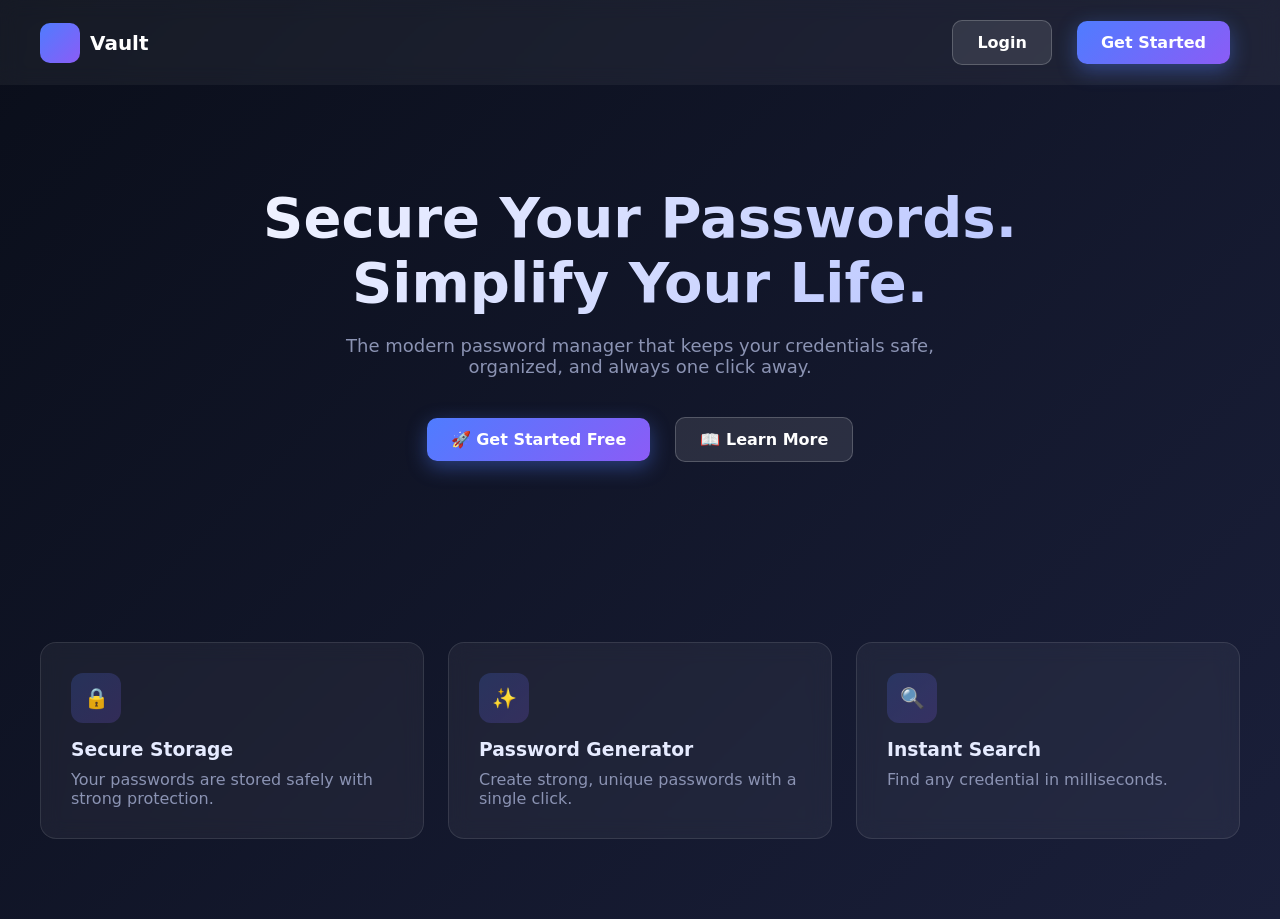
<file: frontend/index.html>
<!DOCTYPE html>
<html lang="en">
<head>
<meta charset="UTF-8" />
<meta name="viewport" content="width=device-width, initial-scale=1.0" />
<title>Vault — Secure Password Manager</title>
<style>
* { margin: 0; padding: 0; box-sizing: border-box; }
body { 
    font-family: 'Inter', system-ui, sans-serif; 
    background: linear-gradient(135deg, #0a0e1a 0%, #1a1f3a 100%);
    color: #e6ebff;
    min-height: 100vh;
}
.navbar { 
    display: flex; justify-content: space-between; align-items: center;
    padding: 20px 40px; background: rgba(255,255,255,0.05);
    backdrop-filter: blur(10px);
}
.nav-brand { display: flex; align-items: center; gap: 10px; font-weight: 700; font-size: 20px; color: #fff; }
.nav-logo { 
    width: 40px; height: 40px; border-radius: 10px;
    background: linear-gradient(135deg, #4f7cff, #8b5cf6);
    display: grid; place-items: center;
}
.hero { 
    text-align: center; padding: 100px 40px; 
}
.hero h1 { 
    font-size: 56px; margin-bottom: 20px;
    background: linear-gradient(135deg, #fff, #a9b8ff);
    background-clip: text;
    -webkit-background-clip: text; -webkit-text-fill-color: transparent;
}
.hero p { font-size: 18px; color: #8b93b3; max-width: 600px; margin: 0 auto 40px; }
.btn { 
    display: inline-flex; align-items: center; gap: 8px;
    padding: 12px 24px; border-radius: 10px; font-weight: 600;
    text-decoration: none; margin: 0 10px;
}
.btn-primary { 
    background: linear-gradient(135deg, #4f7cff, #8b5cf6);
    color: #fff; box-shadow: 0 6px 20px rgba(79,124,255,0.4);
}
.btn-ghost { 
    background: rgba(255,255,255,0.1); color: #fff;
    border: 1px solid rgba(255,255,255,0.2);
}
.section { padding: 80px 40px; }
.grid-3 { display: grid; grid-template-columns: repeat(3, 1fr); gap: 24px; max-width: 1200px; margin: 0 auto; }
.feature-card { 
    background: rgba(255,255,255,0.05); border: 1px solid rgba(255,255,255,0.1);
    border-radius: 16px; padding: 30px; backdrop-filter: blur(10px);
}
.feature-icon { 
    width: 50px; height: 50px; border-radius: 12px;
    background: linear-gradient(135deg, rgba(79,124,255,0.2), rgba(139,92,246,0.2));
    display: grid; place-items: center; font-size: 20px; margin-bottom: 16px;
}
</style>
</head>
<body>

<nav class="navbar">
    <div class="nav-brand">
        <div class="nav-logo"></div>
        <span>Vault</span>
    </div>
    <div>
        <a href="/login.html" class="btn btn-ghost">Login</a>
        <a href="/register.html" class="btn btn-primary">Get Started</a>
    </div>
</nav>

<section class="hero">
    <h1>Secure Your Passwords.<br/>Simplify Your Life.</h1>
    <p>The modern password manager that keeps your credentials safe, organized, and always one click away.</p>
    <div>
        <a href="/register.html" class="btn btn-primary">🚀 Get Started Free</a>
        <a href="#features" class="btn btn-ghost">📖 Learn More</a>
    </div>
</section>

<section id="features" class="section">
    <div class="grid-3">
        <div class="feature-card">
            <div class="feature-icon">🔒</div>
            <h3>Secure Storage</h3>
            <p style="color:#8b93b3;margin-top:10px;">Your passwords are stored safely with strong protection.</p>
        </div>
        <div class="feature-card">
            <div class="feature-icon">✨</div>
            <h3>Password Generator</h3>
            <p style="color:#8b93b3;margin-top:10px;">Create strong, unique passwords with a single click.</p>
        </div>
        <div class="feature-card">
            <div class="feature-icon">🔍</div>
            <h3>Instant Search</h3>
            <p style="color:#8b93b3;margin-top:10px;">Find any credential in milliseconds.</p>
        </div>
    </div>
</section>

</body>
</html>
</file>
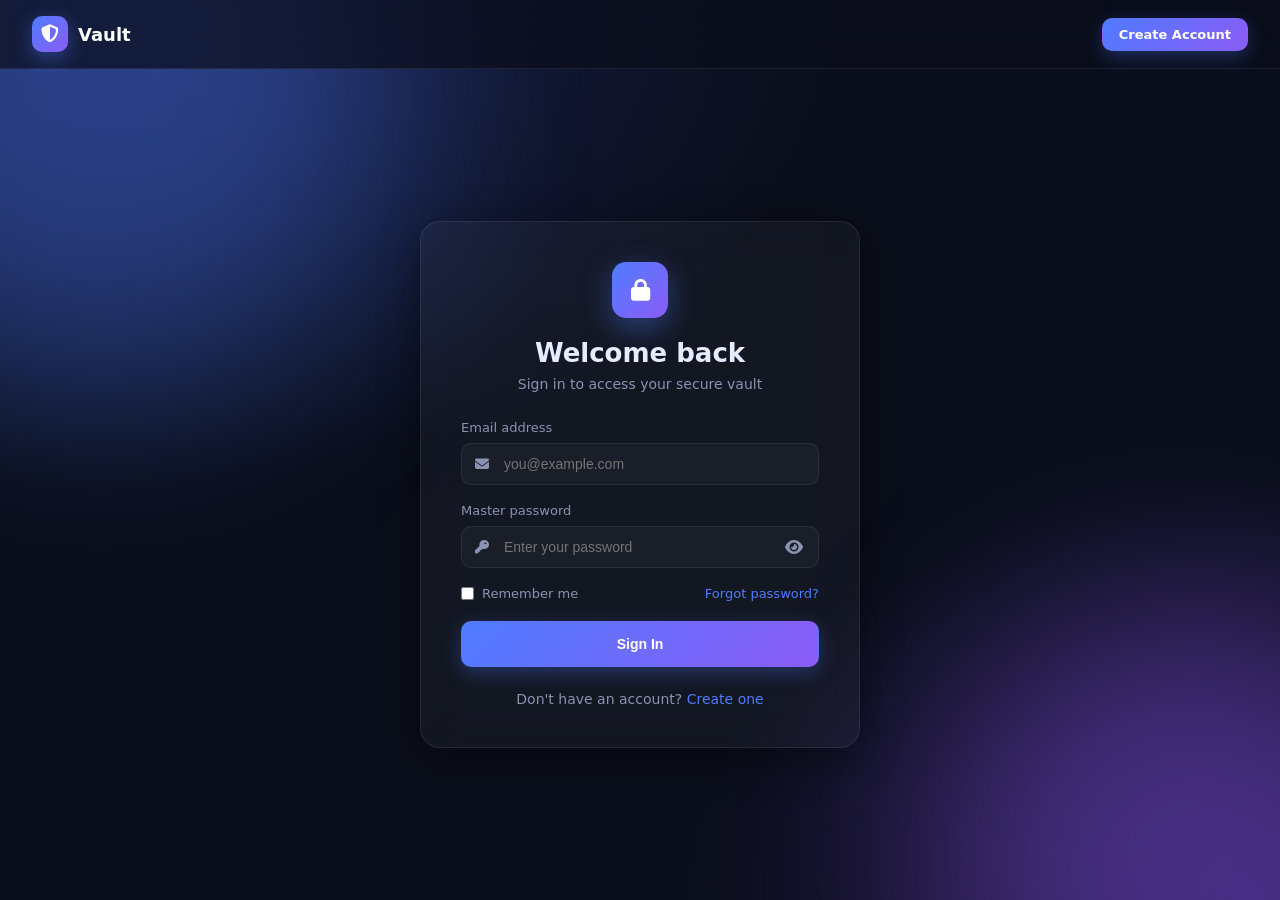
<file: frontend/add.html>
<!DOCTYPE html>
<html lang="en">
<head>
<meta charset="UTF-8" />
<meta name="viewport" content="width=device-width, initial-scale=1.0" />
<title>Add Password — Vault</title>
<link rel="stylesheet" href="https://cdnjs.cloudflare.com/ajax/libs/font-awesome/6.5.0/css/all.min.css" />
<style>
* { margin: 0; padding: 0; box-sizing: border-box; }
:root { --bg: #0a0e1a; --surface: rgba(255,255,255,0.04); --border: rgba(255,255,255,0.08); --text: #e6ebff; --text-muted: #8b93b3; --primary: #4f7cff; --secondary: #8b5cf6; --gradient: linear-gradient(135deg, #4f7cff 0%, #8b5cf6 100%); --radius: 14px; --radius-sm: 10px; --transition: all 0.3s; }
body { font-family: 'Inter', system-ui, sans-serif; background: var(--bg); color: var(--text); min-height: 100vh; }
.bg-orbs { position: fixed; inset: 0; z-index: 0; pointer-events: none; } .bg-orbs::before, .bg-orbs::after { content: ""; position: absolute; border-radius: 50%; filter: blur(100px); opacity: 0.35; } .bg-orbs::before { width: 600px; height: 600px; background: #4f7cff; top: -200px; left: -200px; animation: float 20s infinite; } .bg-orbs::after { width: 500px; height: 500px; background: #8b5cf6; bottom: -200px; right: -150px; animation: float 25s infinite reverse; } @keyframes float { 0%,100%{transform:translate(0,0)} 50%{transform:translate(60px,-40px)} }
.navbar { position: sticky; top: 0; z-index: 100; background: rgba(10,14,26,0.7); backdrop-filter: blur(20px); border-bottom: 1px solid var(--border); padding: 16px 32px; display: flex; justify-content: space-between; align-items: center; }
.nav-brand { display: flex; align-items: center; gap: 10px; font-weight: 700; font-size: 18px; color: #fff; text-decoration: none; } .nav-logo { width: 36px; height: 36px; border-radius: 10px; background: var(--gradient); display: grid; place-items: center; color: #fff; box-shadow: 0 6px 20px rgba(79,124,255,0.4); }
.nav-links { display: flex; gap: 8px; align-items: center; } .nav-links a { padding: 8px 16px; border-radius: 8px; font-size: 14px; color: var(--text-muted); transition: var(--transition); text-decoration: none; } .nav-links a:hover { color: var(--text); background: var(--surface); }
.btn { display: inline-flex; align-items: center; gap: 8px; padding: 12px 24px; border-radius: var(--radius-sm); font-size: 14px; font-weight: 600; transition: var(--transition); border: 1px solid transparent; cursor: pointer; text-decoration: none; } .btn-primary { background: var(--gradient); color: #fff; box-shadow: 0 6px 20px rgba(79,124,255,0.3); } .btn-primary:hover { transform: translateY(-2px); } .btn-ghost { background: var(--surface); color: var(--text); border: 1px solid var(--border); } .btn-ghost:hover { background: rgba(255,255,255,0.08); } .btn-sm { padding: 8px 14px; font-size: 13px; }
.container { max-width: 1200px; margin: 0 auto; padding: 0 32px; position: relative; z-index: 1; } .page { padding: 60px 0; min-height: calc(100vh - 70px); }
.form-card { max-width: 640px; margin: 0 auto; background: var(--surface); border: 1px solid var(--border); border-radius: 20px; padding: 40px; backdrop-filter: blur(20px); } .form-card h2 { font-size: 24px; margin-bottom: 6px; } .form-card .subtitle { color: var(--text-muted); font-size: 14px; margin-bottom: 28px; }
.form-grid { display: grid; grid-template-columns: 1fr 1fr; gap: 16px; } .form-grid .full { grid-column: 1 / -1; }
.form-group { margin-bottom: 18px; } .form-group label { display: block; font-size: 13px; font-weight: 500; color: var(--text-muted); margin-bottom: 8px; }
.input-wrap { position: relative; } .input-wrap i.leading { position: absolute; left: 14px; top: 50%; transform: translateY(-50%); color: var(--text-muted); font-size: 14px; }
.form-input { width: 100%; padding: 12px 14px 12px 42px; background: rgba(255,255,255,0.03); border: 1px solid var(--border); border-radius: var(--radius-sm); color: var(--text); font-size: 14px; transition: var(--transition); } .form-input:focus { outline: none; border-color: var(--primary); background: rgba(79,124,255,0.05); box-shadow: 0 0 0 3px rgba(79,124,255,0.15); } textarea.form-input { min-height: 90px; resize: vertical; padding: 12px 14px; } select.form-input { padding: 12px 14px 12px 42px; appearance: none; cursor: pointer; background-image: url("data:image/svg+xml,%3Csvg xmlns='http://www.w3.org/2000/svg' width='12' height='12' viewBox='0 0 12 12'%3E%3Cpath fill='%238b93b3' d='M6 9L1 4h10z'/%3E%3C/svg%3E"); background-repeat: no-repeat; background-position: right 14px center; }
.toggle-pass { position: absolute; right: 12px; top: 50%; transform: translateY(-50%); color: var(--text-muted); cursor: pointer; } .toggle-pass:hover { color: var(--primary); }
.form-actions { display: flex; gap: 12px; justify-content: flex-end; margin-top: 24px; }
.strength-meter { height: 4px; background: var(--border); border-radius: 2px; margin-top: 8px; overflow: hidden; } .strength-meter .bar { height: 100%; width: 0; border-radius: 2px; transition: width 0.3s, background 0.3s; } .strength-text { font-size: 12px; margin-top: 6px; color: var(--text-muted); }
</style>
</head>
<body>
<div class="bg-orbs"></div>
<nav class="navbar">
    <a href="dashboard.html" class="nav-brand"><div class="nav-logo"><i class="fa-solid fa-shield-halved"></i></div><span>Vault</span></a>
    <div class="nav-links"><a href="dashboard.html">Dashboard</a><a href="add.html">Add New</a><a href="profile.html">Profile</a><button id="logoutBtn" class="btn btn-ghost btn-sm"><i class="fa-solid fa-right-from-bracket"></i> Logout</button></div>
</nav>
<div class="container page">
    <div class="form-card">
        <h2><i class="fa-solid fa-plus-circle" style="color:var(--primary);"></i> Add New Password</h2>
        <p class="subtitle">Store a new credential securely in your vault</p>
        <form id="addForm">
            <div class="form-grid">
                <div class="form-group"><label>Website Name *</label><div class="input-wrap"><i class="fa-solid fa-globe leading"></i><input type="text" id="websiteName" class="form-input" placeholder="e.g. Google" required /></div></div>
                <div class="form-group"><label>Website URL</label><div class="input-wrap"><i class="fa-solid fa-link leading"></i><input type="url" id="websiteUrl" class="form-input" placeholder="https://..." /></div></div>
                <div class="form-group"><label>Username / Email *</label><div class="input-wrap"><i class="fa-solid fa-user leading"></i><input type="text" id="username" class="form-input" placeholder="your@email.com" required /></div></div>
                <div class="form-group"><label>Category</label><div class="input-wrap"><i class="fa-solid fa-tag leading"></i><select id="category" class="form-input"><option value="General">General</option><option value="Social">Social</option><option value="Email">Email</option><option value="Banking">Banking</option><option value="Shopping">Shopping</option><option value="Work">Work</option><option value="Other">Other</option></select></div></div>
                <div class="form-group full"><label>Password *</label><div class="input-wrap" style="display:flex;gap:8px;"><div class="input-wrap" style="flex:1;"><i class="fa-solid fa-key leading"></i><input type="password" id="password" class="form-input" placeholder="Enter or generate a password" required /><span class="toggle-pass"><i class="fa-solid fa-eye"></i></span></div><button type="button" id="generateBtn" class="btn btn-ghost" title="Generate"><i class="fa-solid fa-wand-magic-sparkles"></i></button></div><div class="strength-meter"><div class="bar" id="strengthBar"></div></div><div class="strength-text" id="strengthText"></div></div>
                <div class="form-group full"><label>Notes</label><textarea id="notes" class="form-input" style="padding-left:14px;" placeholder="Optional notes..."></textarea></div>
            </div>
            <div class="form-actions"><a href="dashboard.html" class="btn btn-ghost">Cancel</a><button type="submit" class="btn btn-primary"><i class="fa-solid fa-save"></i> Save Password</button></div>
        </form>
    </div>
</div>

<script>
    // 1. Check if user is logged in
    const userStr = localStorage.getItem('pm_user');
    if (!userStr) { 
        alert('You must login first!');
        window.location.href = 'login.html'; 
    }
    const user = JSON.parse(userStr);
    
    // Verify email exists
    if (!user.email) {
        alert('User email not found. Please login again.');
        localStorage.removeItem('pm_user');
        window.location.href = 'login.html';
    }

    console.log('Current user:', user);

    // 2. Handle Form Submission (Save Password)
    document.getElementById('addForm').addEventListener('submit', async function(e) {
        e.preventDefault();
        
        const websiteName = document.getElementById('websiteName').value.trim();
        const websiteUrl = document.getElementById('websiteUrl').value.trim();
        const username = document.getElementById('username').value.trim();
        const password = document.getElementById('password').value;
        const notes = document.getElementById('notes').value.trim();
        const category = document.getElementById('category').value;

        console.log('Form data:', { websiteName, websiteUrl, username, password, notes, category });
        console.log('User email:', user.email);

        if (!websiteName || !username || !password) {
            alert('Please fill in all required fields'); return;
        }

        // Build the POST body manually to ensure email is included
        const params = new URLSearchParams();
        params.append('email', user.email);
        params.append('websiteName', websiteName);
        params.append('websiteUrl', websiteUrl);
        params.append('username', username);
        params.append('password', password);
        params.append('notes', notes);
        params.append('category', category);

        const btn = this.querySelector('button[type="submit"]');
        const originalText = btn.innerHTML;
        btn.innerHTML = 'Saving...'; btn.disabled = true;

        try {
            const res = await fetch('/api/passwords', {
                method: 'POST',
                headers: { 'Content-Type': 'application/x-www-form-urlencoded' },
                body: params.toString()
            });
            
            const text = await res.text();
            console.log('Raw response:', text);
            
            let data;
            try {
                data = JSON.parse(text);
            } catch (e) {
                console.error('Failed to parse JSON:', e);
                throw new Error('Server returned invalid JSON');
            }

            console.log('Backend replied:', data);

            if (res.ok && data.success) {
                alert('Password saved successfully!');
                window.location.href = 'dashboard.html';
            } else {
                alert('Failed to save: ' + (data.message || 'Unknown error'));
                btn.innerHTML = originalText; btn.disabled = false;
            }
        } catch (err) {
            console.error('Error:', err);
            alert('Cannot connect to Java server! Make sure it is running in VS Code.\n\nError: ' + err.message);
            btn.innerHTML = originalText; btn.disabled = false;
        }
    });

    // 3. Password Strength Meter
    const passInput = document.getElementById('password');
    const strengthBar = document.getElementById('strengthBar');
    const strengthText = document.getElementById('strengthText');
    if (passInput) {
        passInput.addEventListener('input', function() {
            const val = this.value;
            let score = 0;
            if (val.length >= 6) score++; if (val.length >= 10) score++;
            if (/[A-Z]/.test(val)) score++; if (/[0-9]/.test(val)) score++;
            if (/[^A-Za-z0-9]/.test(val)) score++;
            const colors = ['#ef4444', '#f59e0b', '#eab308', '#84cc16', '#10b981'];
            const labels = ['Very Weak', 'Weak', 'Fair', 'Good', 'Strong'];
            const idx = Math.min(score, 4);
            if (strengthBar) { strengthBar.style.width = (score * 20) + '%'; strengthBar.style.background = colors[idx]; }
            if (strengthText) { strengthText.textContent = val ? labels[idx] : ''; strengthText.style.color = colors[idx]; }
        });
    }

    // 4. Generate Password Button
    document.getElementById('generateBtn').addEventListener('click', () => {
        const chars = 'abcdefghijklmnopqrstuvwxyzABCDEFGHIJKLMNOPQRSTUVWXYZ0123456789!@#$%^&*';
        let pass = '';
        for (let i = 0; i < 16; i++) pass += chars.charAt(Math.floor(Math.random() * chars.length));
        passInput.value = pass;
        passInput.dispatchEvent(new Event('input'));
    });

    // 5. Show/Hide Password
    document.addEventListener('click', function(e) {
        const btn = e.target.closest('.toggle-pass');
        if (btn) {
            const input = btn.parentElement.querySelector('input');
            const icon = btn.querySelector('i');
            if (input && icon) {
                if (input.type === 'password') { input.type = 'text'; icon.className = 'fa-solid fa-eye-slash'; } 
                else { input.type = 'password'; icon.className = 'fa-solid fa-eye'; }
            }
        }
    });

    // 6. Logout
    document.getElementById('logoutBtn').addEventListener('click', () => {
        if(confirm('Logout?')) { localStorage.removeItem('pm_user'); window.location.href = 'login.html'; }
    });
</script>
</body>
</html>
</file>
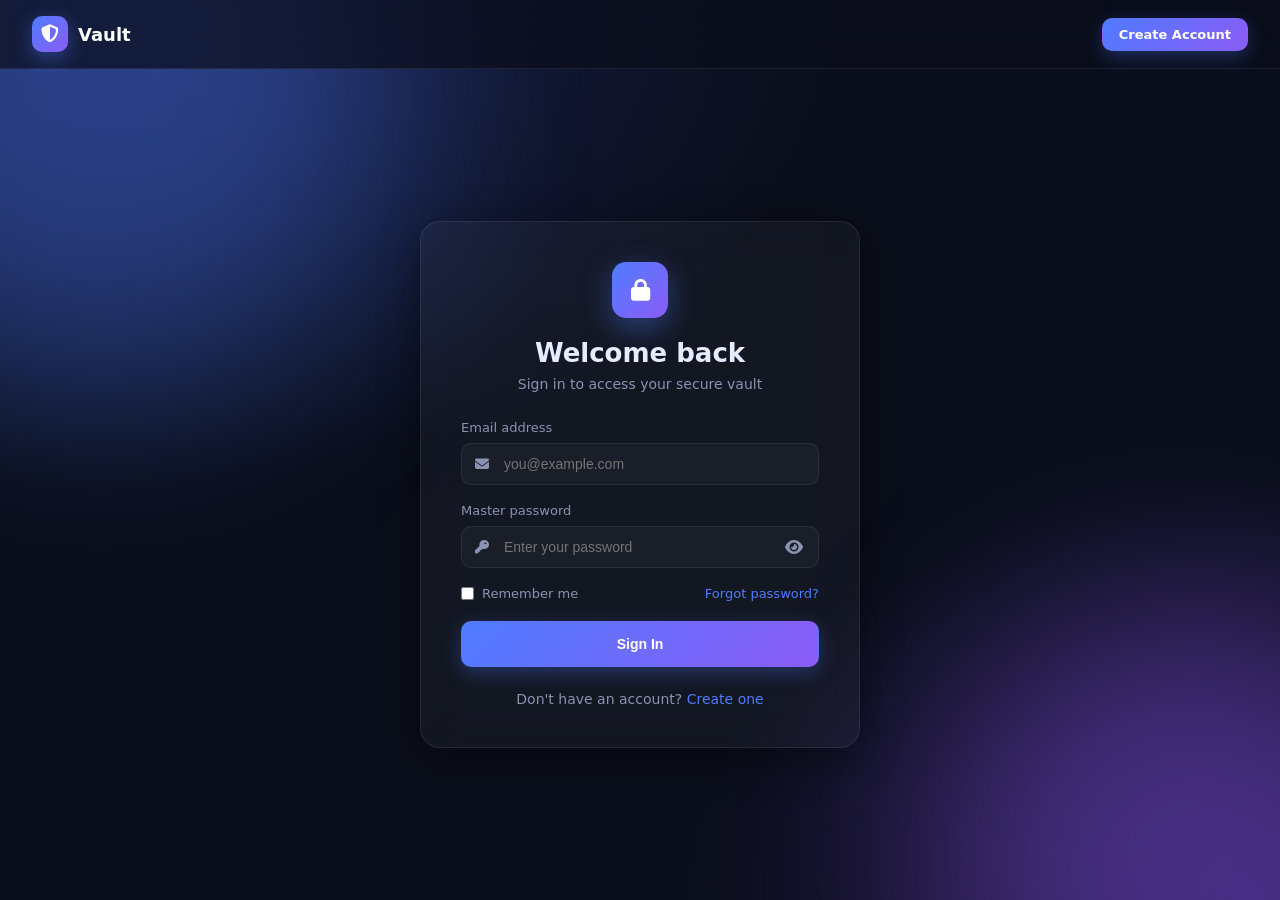
<file: frontend/dashboard.html>
<!DOCTYPE html>
<html lang="en">
<head>
<meta charset="UTF-8" />
<meta name="viewport" content="width=device-width, initial-scale=1.0" />
<title>Dashboard — Vault</title>
<link rel="stylesheet" href="https://cdnjs.cloudflare.com/ajax/libs/font-awesome/6.5.0/css/all.min.css" />
<style>
* { margin: 0; padding: 0; box-sizing: border-box; }
:root { --bg: #0a0e1a; --surface: rgba(255,255,255,0.04); --surface-hover: rgba(255,255,255,0.08); --border: rgba(255,255,255,0.08); --text: #e6ebff; --text-muted: #8b93b3; --primary: #4f7cff; --secondary: #8b5cf6; --accent: #22d3ee; --success: #10b981; --danger: #ef4444; --warning: #f59e0b; --gradient: linear-gradient(135deg, #4f7cff 0%, #8b5cf6 100%); --radius: 14px; --radius-sm: 10px; --transition: all 0.3s; }
body { font-family: 'Inter', system-ui, sans-serif; background: var(--bg); color: var(--text); min-height: 100vh; }
.bg-orbs { position: fixed; inset: 0; z-index: 0; pointer-events: none; } .bg-orbs::before, .bg-orbs::after { content: ""; position: absolute; border-radius: 50%; filter: blur(100px); opacity: 0.35; } .bg-orbs::before { width: 600px; height: 600px; background: #4f7cff; top: -200px; left: -200px; animation: float 20s infinite; } .bg-orbs::after { width: 500px; height: 500px; background: #8b5cf6; bottom: -200px; right: -150px; animation: float 25s infinite reverse; } @keyframes float { 0%,100%{transform:translate(0,0)} 50%{transform:translate(60px,-40px)} }
.navbar { position: sticky; top: 0; z-index: 100; background: rgba(10,14,26,0.7); backdrop-filter: blur(20px); border-bottom: 1px solid var(--border); padding: 16px 32px; display: flex; justify-content: space-between; align-items: center; }
.nav-brand { display: flex; align-items: center; gap: 10px; font-weight: 700; font-size: 18px; color: #fff; text-decoration: none; } .nav-logo { width: 36px; height: 36px; border-radius: 10px; background: var(--gradient); display: grid; place-items: center; color: #fff; box-shadow: 0 6px 20px rgba(79,124,255,0.4); }
.nav-links { display: flex; gap: 8px; align-items: center; } .nav-links a { padding: 8px 16px; border-radius: 8px; font-size: 14px; color: var(--text-muted); transition: var(--transition); text-decoration: none; } .nav-links a:hover { color: var(--text); background: var(--surface); }
.btn { display: inline-flex; align-items: center; gap: 8px; padding: 12px 24px; border-radius: var(--radius-sm); font-size: 14px; font-weight: 600; transition: var(--transition); border: 1px solid transparent; cursor: pointer; text-decoration: none; } .btn-primary { background: var(--gradient); color: #fff; box-shadow: 0 6px 20px rgba(79,124,255,0.3); } .btn-primary:hover { transform: translateY(-2px); } .btn-ghost { background: var(--surface); color: var(--text); border: 1px solid var(--border); } .btn-ghost:hover { background: var(--surface-hover); } .btn-danger { background: rgba(239,68,68,0.15); color: var(--danger); border: 1px solid rgba(239,68,68,0.3); } .btn-sm { padding: 8px 14px; font-size: 13px; } .btn-icon { width: 36px; height: 36px; padding: 0; display: grid; place-items: center; border-radius: 8px; background: var(--surface); border: 1px solid var(--border); transition: var(--transition); } .btn-icon:hover { background: var(--surface-hover); color: var(--primary); }
.container { max-width: 1200px; margin: 0 auto; padding: 0 32px; position: relative; z-index: 1; } .page { padding: 60px 0; min-height: calc(100vh - 70px); }
.grad-text { background: linear-gradient(135deg, #fff 0%, #a9b8ff 50%, #c9a7ff 100%); -webkit-background-clip: text; background-clip: text; color: transparent; }
.dash-head { display: flex; justify-content: space-between; align-items: center; margin-bottom: 32px; flex-wrap: wrap; gap: 16px; } .dash-head h1 { font-size: 28px; font-weight: 700; } .dash-head p { color: var(--text-muted); font-size: 14px; margin-top: 4px; }
.stats { display: grid; grid-template-columns: repeat(4, 1fr); gap: 16px; margin-bottom: 32px; } .stat-card { background: var(--surface); border: 1px solid var(--border); border-radius: var(--radius); padding: 22px; transition: var(--transition); } .stat-card:hover { border-color: rgba(79,124,255,0.3); transform: translateY(-2px); } .stat-card .stat-icon { width: 40px; height: 40px; border-radius: 10px; display: grid; place-items: center; font-size: 16px; margin-bottom: 14px; } .stat-card .stat-value { font-size: 28px; font-weight: 700; margin-bottom: 4px; } .stat-card .stat-label { font-size: 13px; color: var(--text-muted); }
.dash-toolbar { display: flex; gap: 12px; margin-bottom: 20px; flex-wrap: wrap; } .search-box { flex: 1; min-width: 240px; position: relative; } .search-box i { position: absolute; left: 14px; top: 50%; transform: translateY(-50%); color: var(--text-muted); } .search-box input { width: 100%; padding: 12px 14px 12px 42px; background: var(--surface); border: 1px solid var(--border); border-radius: var(--radius-sm); color: var(--text); font-size: 14px; transition: var(--transition); } .search-box input:focus { outline: none; border-color: var(--primary); box-shadow: 0 0 0 3px rgba(79,124,255,0.15); }
.table-wrap { background: var(--surface); border: 1px solid var(--border); border-radius: var(--radius); overflow: hidden; } .table-wrap table { width: 100%; border-collapse: collapse; } .table-wrap th, .table-wrap td { padding: 16px; text-align: left; font-size: 14px; border-bottom: 1px solid var(--border); } .table-wrap th { background: rgba(255,255,255,0.02); font-weight: 600; color: var(--text-muted); font-size: 12px; text-transform: uppercase; letter-spacing: 1px; } .table-wrap tr:last-child td { border-bottom: none; } .table-wrap tr:hover td { background: rgba(255,255,255,0.02); }
.site-cell { display: flex; align-items: center; gap: 12px; } .site-logo { width: 36px; height: 36px; border-radius: 10px; background: var(--gradient); display: grid; place-items: center; color: #fff; font-weight: 700; font-size: 14px; flex-shrink: 0; } .site-info .name { font-weight: 600; } .site-info .url { font-size: 12px; color: var(--text-muted); }
.pass-cell { display: flex; align-items: center; gap: 8px; font-family: monospace; font-size: 13px; } .actions { display: flex; gap: 6px; }
.empty-state { text-align: center; padding: 60px 20px; color: var(--text-muted); } .empty-state i { font-size: 48px; margin-bottom: 16px; opacity: 0.4; } .empty-state h3 { color: var(--text); margin-bottom: 8px; }
.category-badge { font-size:12px; padding:4px 10px; border-radius:6px; font-weight:600; display:inline-block; border: 1px solid transparent; }
.toast-container { position: fixed; top: 24px; right: 24px; z-index: 1000; display: flex; flex-direction: column; gap: 10px; } .toast { min-width: 280px; padding: 14px 18px; background: rgba(15,20,36,0.95); backdrop-filter: blur(20px); border: 1px solid var(--border); border-radius: 10px; display: flex; align-items: center; gap: 12px; box-shadow: 0 10px 40px rgba(0,0,0,0.4); animation: slideIn 0.3s ease; } .toast.success { border-left: 3px solid #10b981; } .toast.error { border-left: 3px solid #ef4444; } .toast i { font-size: 18px; } .toast.success i { color: #10b981; } .toast.error i { color: #ef4444; } .toast .msg { font-size: 14px; flex: 1; } @keyframes slideIn { from { transform: translateX(100%); opacity: 0; } to { transform: translateX(0); opacity: 1; } }
.modal-backdrop { position: fixed; inset: 0; z-index: 999; background: rgba(0,0,0,0.6); backdrop-filter: blur(4px); display: none; align-items: center; justify-content: center; padding: 20px; } .modal-backdrop.active { display: flex; animation: fadeIn 0.2s ease; } @keyframes fadeIn { from { opacity: 0; } to { opacity: 1; } } .modal { background: #0f1424; border: 1px solid var(--border); border-radius: 18px; padding: 28px; max-width: 420px; width: 100%; animation: scaleIn 0.25s; } @keyframes scaleIn { from { transform: scale(0.95); opacity: 0; } to { transform: scale(1); opacity: 1; } } .modal h3 { font-size: 18px; margin-bottom: 8px; } .modal p { color: var(--text-muted); font-size: 14px; margin-bottom: 24px; } .modal-actions { display: flex; gap: 10px; justify-content: flex-end; } .loader { width: 18px; height: 18px; border: 2px solid rgba(255,255,255,0.3); border-top-color: #fff; border-radius: 50%; animation: spin 0.7s linear infinite; } @keyframes spin { to { transform: rotate(360deg); } }
</style>
</head>
<body>
<div class="bg-orbs"></div>
<nav class="navbar">
    <a href="dashboard.html" class="nav-brand"><div class="nav-logo"><i class="fa-solid fa-shield-halved"></i></div><span>Vault</span></a>
    <div class="nav-links"><a href="dashboard.html">Dashboard</a><a href="add.html">Add New</a><a href="profile.html">Profile</a><button id="logoutBtn" class="btn btn-ghost btn-sm"><i class="fa-solid fa-right-from-bracket"></i> Logout</button></div>
</nav>
<div class="container page">
    <div class="dash-head"><div><h1>Welcome back, <span id="welcomeName" class="grad-text">User</span> 👋</h1><p>Here's an overview of your secure vault</p></div><a href="add.html" class="btn btn-primary"><i class="fa-solid fa-plus"></i> Add Password</a></div>
    <div class="stats">
        <div class="stat-card"><div class="stat-icon" style="background:rgba(79,124,255,.15);color:var(--primary);"><i class="fa-solid fa-key"></i></div><div class="stat-value" id="statTotal">0</div><div class="stat-label">Total Passwords</div></div>
        <div class="stat-card"><div class="stat-icon" style="background:rgba(139,92,246,.15);color:var(--secondary);"><i class="fa-solid fa-clock-rotate-left"></i></div><div class="stat-value" id="statRecent">0</div><div class="stat-label">Added This Week</div></div>
        <div class="stat-card"><div class="stat-icon" style="background:rgba(34,211,238,.15);color:var(--accent);"><i class="fa-solid fa-layer-group"></i></div><div class="stat-value" id="statCategories">0</div><div class="stat-label">Categories</div></div>
        <div class="stat-card"><div class="stat-icon" style="background:rgba(16,185,129,.15);color:var(--success);"><i class="fa-solid fa-shield-halved"></i></div><div class="stat-value" id="statStrong">0</div><div class="stat-label">Strong Passwords</div></div>
    </div>
    <div class="dash-toolbar"><div class="search-box"><i class="fa-solid fa-magnifying-glass"></i><input type="text" id="searchInput" placeholder="Search by website or username..." /></div></div>
    <div class="table-wrap">
        <table><thead><tr><th>Website</th><th>Username</th><th>Password</th><th>Category</th><th>Actions</th></tr></thead><tbody id="passwordsBody"></tbody></table>
        <div id="emptyState" class="empty-state" style="display:none;"><i class="fa-solid fa-vault"></i><h3>Your vault is empty</h3><p>Click "Add Password" to save your first credential.</p></div>
    </div>
</div>
<script>
// Category style mapping
function getCategoryStyle(category) {
    const styles = {
        'General': 'background: rgba(79, 124, 255, 0.15); color: #4f7cff; border: 1px solid rgba(79, 124, 255, 0.3);',
        'Social': 'background: rgba(139, 92, 246, 0.15); color: #8b5cf6; border: 1px solid rgba(139, 92, 246, 0.3);',
        'Email': 'background: rgba(34, 211, 238, 0.15); color: #22d3ee; border: 1px solid rgba(34, 211, 238, 0.3);',
        'Banking': 'background: rgba(16, 185, 129, 0.15); color: #10b981; border: 1px solid rgba(16, 185, 129, 0.3);',
        'Shopping': 'background: rgba(245, 158, 11, 0.15); color: #f59e0b; border: 1px solid rgba(245, 158, 11, 0.3);',
        'Work': 'background: rgba(239, 68, 68, 0.15); color: #ef4444; border: 1px solid rgba(239, 68, 68, 0.3);',
        'Other': 'background: rgba(107, 114, 128, 0.15); color: #9ca3af; border: 1px solid rgba(107, 114, 128, 0.3);'
    };
    return styles[category] || styles['General'];
}

// Statistics calculation function
function updateStats(passwords) {
    document.getElementById('statTotal').textContent = passwords.length;
    
    const oneWeekAgo = new Date();
    oneWeekAgo.setDate(oneWeekAgo.getDate() - 7);
    const recentCount = passwords.filter(p => {
        const createdDate = new Date(p.createdAt);
        return createdDate >= oneWeekAgo;
    }).length;
    document.getElementById('statRecent').textContent = recentCount;
    
    const categories = new Set(passwords.map(p => p.category || 'General'));
    document.getElementById('statCategories').textContent = categories.size;
    
    const strongCount = passwords.filter(p => {
        const pass = p.password;
        const hasLength = pass.length >= 12;
        const hasUpper = /[A-Z]/.test(pass);
        const hasLower = /[a-z]/.test(pass);
        const hasNumber = /[0-9]/.test(pass);
        const hasSpecial = /[^A-Za-z0-9]/.test(pass);
        const strengthScore = [hasUpper, hasLower, hasNumber, hasSpecial].filter(Boolean).length;
        return hasLength && strengthScore >= 3;
    }).length;
    document.getElementById('statStrong').textContent = strongCount;
}

// 1. Check Login & Set Welcome Name
const user = JSON.parse(localStorage.getItem('pm_user'));
if (!user) { window.location.href = 'login.html'; }
else { document.getElementById('welcomeName').textContent = user.fullName; }

// 2. Logout Button
document.getElementById('logoutBtn').addEventListener('click', () => {
    if(confirm('Sign out?')) { localStorage.removeItem('pm_user'); window.location.href = 'login.html'; }
});

// 3. Load Passwords from Backend
async function loadPasswords() {
    if (!user) return;
    try {
        const res = await fetch('/api/passwords?email=' + encodeURIComponent(user.email));
        const passwords = await res.json();
        const tbody = document.getElementById('passwordsBody');
        const emptyState = document.getElementById('emptyState');

        tbody.innerHTML = '';

        if (passwords.length === 0) {
            emptyState.style.display = 'block';
        } else {
            emptyState.style.display = 'none';
            passwords.forEach(p => {
                const tr = document.createElement('tr');
                const catStyle = getCategoryStyle(p.category);
                tr.innerHTML = `
                    <td>
                        <div class="site-cell">
                            <div class="site-logo">${p.websiteName.charAt(0).toUpperCase()}</div>
                            <div class="site-info">
                                <div class="name">${p.websiteName}</div>
                                <div class="url">${p.websiteUrl || '—'}</div>
                            </div>
                        </div>
                    </td>
                    <td>${p.username}</td>
                    <td>
                        <div class="pass-cell">
                            <span class="pass-value" data-hidden="true" data-pass="${p.password}">••••••••</span>
                            <button class="btn-icon btn-toggle" title="Show/Hide"><i class="fa-solid fa-eye"></i></button>
                            <button class="btn-icon btn-copy" title="Copy"><i class="fa-solid fa-copy"></i></button>
                        </div>
                    </td>
                    <td><span class="category-badge" style="${catStyle}">${p.category || 'General'}</span></td>
                    <td>
                        <div class="actions">
                            <button class="btn-icon btn-edit" onclick="window.location.href='edit.html?id=${p.id}'" title="Edit"><i class="fa-solid fa-pen"></i></button>
                            <button class="btn-icon btn-delete" onclick="deletePassword(${p.id})" title="Delete" style="color:var(--danger);"><i class="fa-solid fa-trash"></i></button>
                        </div>
                    </td>
                `;
                tbody.appendChild(tr);
            });
        }
        
        // Calculate and update statistics
        updateStats(passwords);
        
    } catch (err) {
        console.error('Failed to load passwords', err);
    }
}

// 4. Delete Password Function
window.deletePassword = async function(id) {
    if(!confirm('Are you sure you want to delete this password?')) return;
    try {
        const res = await fetch(`/api/passwords?email=${encodeURIComponent(user.email)}&id=${id}`, { method: 'DELETE' });
        if(res.ok) loadPasswords();
        else alert('Failed to delete');
    } catch(err) { alert('Server error'); }
}

// 5. Show/Hide & Copy Buttons
document.addEventListener('click', function(e) {
    const toggleBtn = e.target.closest('.btn-toggle');
    if (toggleBtn) {
        const passCell = toggleBtn.closest('.pass-cell');
        if (passCell) {
            const span = passCell.querySelector('.pass-value');
            const icon = toggleBtn.querySelector('i');
            if (span && icon) {
                if (span.dataset.hidden === 'true') {
                    span.textContent = span.dataset.pass;
                    span.dataset.hidden = 'false';
                    icon.className = 'fa-solid fa-eye-slash';
                } else {
                    span.textContent = '••••••••';
                    span.dataset.hidden = 'true';
                    icon.className = 'fa-solid fa-eye';
                }
            }
        }
    }

    const copyBtn = e.target.closest('.btn-copy');
    if (copyBtn) {
        const passCell = copyBtn.closest('.pass-cell');
        if (passCell) {
            const span = passCell.querySelector('.pass-value');
            if (span && span.dataset.pass) {
                navigator.clipboard.writeText(span.dataset.pass).then(() => {
                    const icon = copyBtn.querySelector('i');
                    if(icon) {
                        icon.className = 'fa-solid fa-check'; icon.style.color = '#10b981';
                        setTimeout(() => { icon.className = 'fa-solid fa-copy'; icon.style.color = ''; }, 1500);
                    }
                });
            }
        }
    }
});

// Initialize
if(user) loadPasswords();
</script>
</body>
</html>
</file>
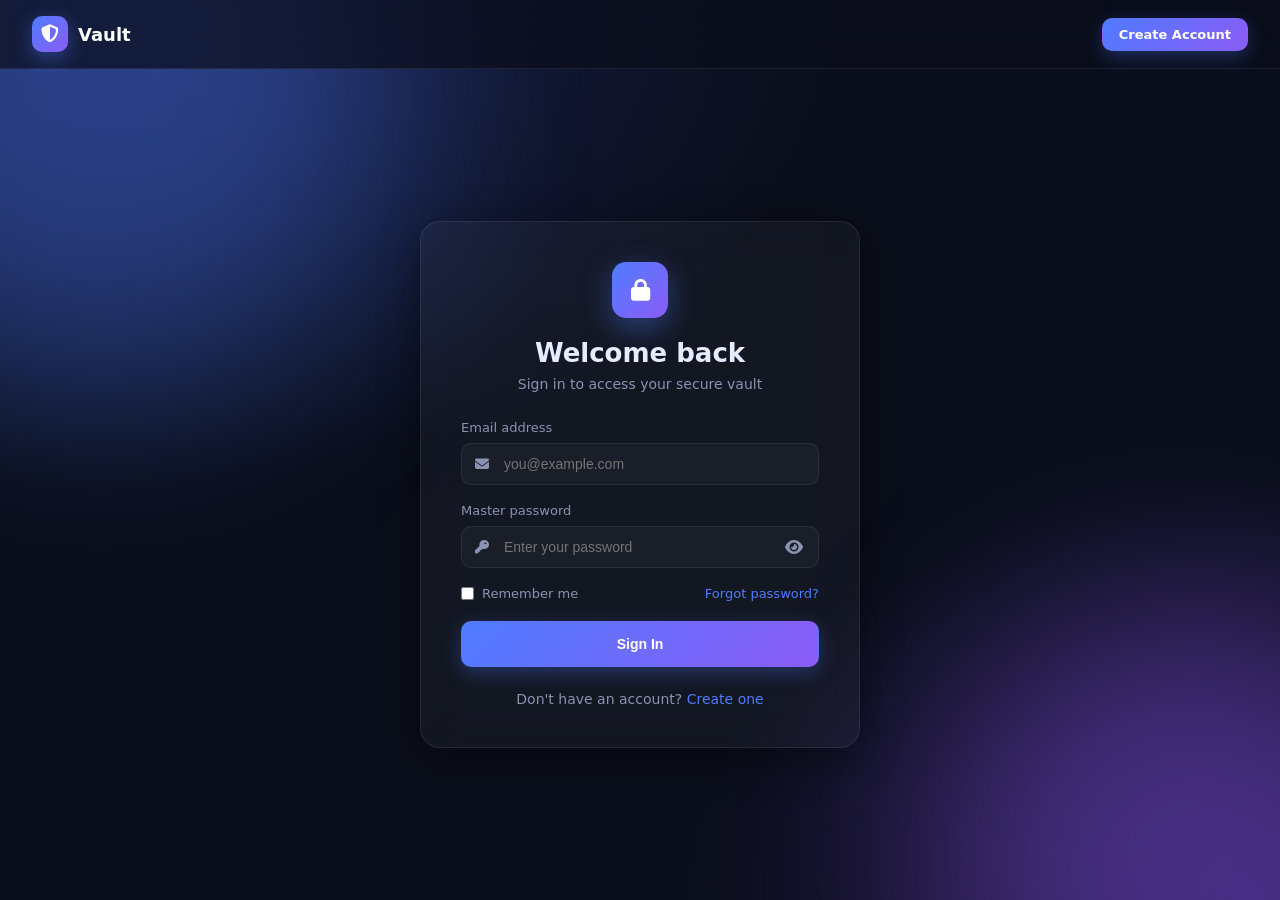
<file: frontend/login.html>
<!DOCTYPE html>
<html lang="en">
<head>
<meta charset="UTF-8" />
<meta name="viewport" content="width=device-width, initial-scale=1.0" />
<title>Sign In — Vault</title>
<link rel="stylesheet" href="https://cdnjs.cloudflare.com/ajax/libs/font-awesome/6.5.0/css/all.min.css" />
<style>
* { margin: 0; padding: 0; box-sizing: border-box; }
:root {
    --bg: #0a0e1a; --bg-2: #0f1424; --surface: rgba(255,255,255,0.04);
    --border: rgba(255,255,255,0.08); --text: #e6ebff; --text-muted: #8b93b3;
    --primary: #4f7cff; --secondary: #8b5cf6; --accent: #22d3ee;
    --gradient: linear-gradient(135deg, #4f7cff 0%, #8b5cf6 100%);
    --radius: 14px; --radius-sm: 10px;
}
body { 
    font-family: 'Inter', system-ui, sans-serif; 
    background: radial-gradient(1200px 800px at 10% 0%, #1a2350 0%, transparent 60%),
               radial-gradient(1000px 700px at 100% 100%, #2a1a50 0%, transparent 60%),
               var(--bg);
    color: var(--text); min-height: 100vh;
}
.navbar { 
    position: sticky; top: 0; z-index: 100;
    background: rgba(10,14,26,0.7); backdrop-filter: blur(20px);
    border-bottom: 1px solid var(--border);
    padding: 16px 32px; display: flex; justify-content: space-between; align-items: center;
}
.nav-brand { display: flex; align-items: center; gap: 10px; font-weight: 700; font-size: 18px; color: #fff; text-decoration: none; }
.nav-logo { 
    width: 36px; height: 36px; border-radius: 10px;
    background: var(--gradient); display: grid; place-items: center; color: #fff;
    box-shadow: 0 6px 20px rgba(79,124,255,0.4);
}
.nav-links { display: flex; gap: 8px; align-items: center; }
.btn { 
    display: inline-flex; align-items: center; gap: 8px;
    padding: 12px 24px; border-radius: var(--radius-sm);
    font-size: 14px; font-weight: 600; transition: all 0.3s;
    border: 1px solid transparent; text-decoration: none; cursor: pointer;
}
.btn-primary { 
    background: var(--gradient); color: #fff;
    box-shadow: 0 6px 20px rgba(79,124,255,0.3);
}
.btn-primary:hover { transform: translateY(-2px); box-shadow: 0 10px 30px rgba(79,124,255,0.5); }
.btn-ghost { background: var(--surface); color: var(--text); border: 1px solid var(--border); }
.btn-ghost:hover { background: rgba(255,255,255,0.08); }
.btn-sm { padding: 8px 16px; font-size: 13px; }
.auth-wrap { 
    min-height: calc(100vh - 70px); display: grid; place-items: center; padding: 40px 20px;
}
.auth-card { 
    width: 100%; max-width: 440px;
    background: var(--surface); border: 1px solid var(--border);
    border-radius: 20px; padding: 40px; backdrop-filter: blur(20px);
    box-shadow: 0 10px 40px rgba(0,0,0,0.4);
}
.auth-card .logo { 
    width: 56px; height: 56px; border-radius: 14px;
    background: var(--gradient); display: grid; place-items: center;
    color: #fff; font-size: 22px; margin: 0 auto 20px;
    box-shadow: 0 10px 30px rgba(79,124,255,0.4);
}
.auth-card h2 { text-align: center; font-size: 26px; margin-bottom: 8px; }
.auth-card .subtitle { text-align: center; color: var(--text-muted); font-size: 14px; margin-bottom: 28px; }
.form-group { margin-bottom: 18px; }
.form-group label { display: block; font-size: 13px; font-weight: 500; color: var(--text-muted); margin-bottom: 8px; }
.input-wrap { position: relative; }
.input-wrap i.leading { 
    position: absolute; left: 14px; top: 50%; transform: translateY(-50%);
    color: var(--text-muted); font-size: 14px;
}
.form-input { 
    width: 100%; padding: 12px 14px 12px 42px;
    background: rgba(255,255,255,0.03); border: 1px solid var(--border);
    border-radius: var(--radius-sm); color: var(--text); font-size: 14px;
    transition: all 0.3s;
}
.form-input:focus { 
    outline: none; border-color: var(--primary);
    background: rgba(79,124,255,0.05);
    box-shadow: 0 0 0 3px rgba(79,124,255,0.15);
}
.toggle-pass { 
    position: absolute; right: 12px; top: 50%; transform: translateY(-50%);
    color: var(--text-muted); cursor: pointer; padding: 4px;
}
.toggle-pass:hover { color: var(--primary); }
.form-row { display: flex; justify-content: space-between; align-items: center; margin-bottom: 20px; font-size: 13px; }
.checkbox { display: flex; align-items: center; gap: 8px; color: var(--text-muted); cursor: pointer; }
.checkbox input { accent-color: var(--primary); }
.link { color: var(--primary); font-weight: 500; text-decoration: none; }
.link:hover { text-decoration: underline; }
.btn-block { width: 100%; justify-content: center; padding: 14px; }
.auth-footer { text-align: center; margin-top: 24px; font-size: 14px; color: var(--text-muted); }
.bg-orbs { position: fixed; inset: 0; z-index: 0; pointer-events: none; overflow: hidden; }
.bg-orbs::before, .bg-orbs::after { 
    content: ""; position: absolute; border-radius: 50%; filter: blur(100px); opacity: 0.35;
}
.bg-orbs::before { 
    width: 600px; height: 600px; background: #4f7cff; top: -200px; left: -200px;
    animation: float 20s ease-in-out infinite;
}
.bg-orbs::after { 
    width: 500px; height: 500px; background: #8b5cf6; bottom: -200px; right: -150px;
    animation: float 25s ease-in-out infinite reverse;
}
@keyframes float { 
    0%, 100% { transform: translate(0,0) scale(1); }
    50% { transform: translate(60px,-40px) scale(1.1); }
}
</style>
</head>
<body>
<div class="bg-orbs"></div>

<nav class="navbar">
    <a href="index.html" class="nav-brand">
        <div class="nav-logo"><i class="fa-solid fa-shield-halved"></i></div>
        <span>Vault</span>
    </a>
    <div class="nav-links">
        <a href="register.html" class="btn btn-primary btn-sm">Create Account</a>
    </div>
</nav>

<div class="auth-wrap">
    <div class="auth-card">
        <div class="logo"><i class="fa-solid fa-lock"></i></div>
        <h2>Welcome back</h2>
        <p class="subtitle">Sign in to access your secure vault</p>

        <form id="loginForm">
            <div class="form-group">
                <label>Email address</label>
                <div class="input-wrap">
                    <i class="fa-solid fa-envelope leading"></i>
                    <input type="email" id="email" class="form-input" placeholder="you@example.com" required />
                </div>
            </div>
            <div class="form-group">
                <label>Master password</label>
                <div class="input-wrap">
                    <i class="fa-solid fa-key leading"></i>
                    <input type="password" id="password" class="form-input" placeholder="Enter your password" required />
                    <span class="toggle-pass"><i class="fa-solid fa-eye"></i></span>
                </div>
            </div>
            <div class="form-row">
                <label class="checkbox"><input type="checkbox" /> Remember me</label>
                <a href="#" class="link">Forgot password?</a>
            </div>
            <button type="submit" class="btn btn-primary btn-block">Sign In</button>
        </form>

        <div class="auth-footer">
            Don't have an account? <a href="register.html" class="link">Create one</a>
        </div>
    </div>
</div>

<script>
    // Direct Login Logic (No external files needed)
    document.getElementById('loginForm').addEventListener('submit', async function(e) {
        e.preventDefault();
        const email = document.getElementById('email').value.trim();
        const password = document.getElementById('password').value;

        if (!email || !password) { 
            alert('Please fill in all fields'); 
            return; 
        }

        const btn = this.querySelector('button[type="submit"]');
        const originalText = btn.innerHTML;
        btn.innerHTML = 'Signing in...';
        btn.disabled = true;

        try {
            // Call the Java Backend
            const res = await fetch('/api/login', {
                method: 'POST',
                headers: { 'Content-Type': 'application/x-www-form-urlencoded' },
                body: `email=${encodeURIComponent(email)}&password=${encodeURIComponent(password)}`
            });
            const data = await res.json();

            if (res.ok && data.success) {
                // Save user to browser memory
                localStorage.setItem('pm_user', JSON.stringify({ 
                    fullName: data.fullName, 
                    email: data.email 
                }));
                // Go to dashboard
                window.location.href = 'dashboard.html';
            } else {
                alert(data.message || 'Login failed. Check your email and password.');
                btn.innerHTML = originalText;
                btn.disabled = false;
            }
        } catch (err) {
            alert('Cannot connect to server! Make sure the Java server is running in VS Code.');
            btn.innerHTML = originalText;
            btn.disabled = false;
        }
    });

    // Fix Show/Hide Password for Login Page
    document.addEventListener('click', function(e) {
        const btn = e.target.closest('.toggle-pass');
        if (btn) {
            const input = btn.parentElement.querySelector('input');
            const icon = btn.querySelector('i');
            if (input && icon) {
                if (input.type === 'password') {
                    input.type = 'text';
                    icon.className = 'fa-solid fa-eye-slash';
                } else {
                    input.type = 'password';
                    icon.className = 'fa-solid fa-eye';
                }
            }
        }
    });
</script>
</body>
</html>
</file>
